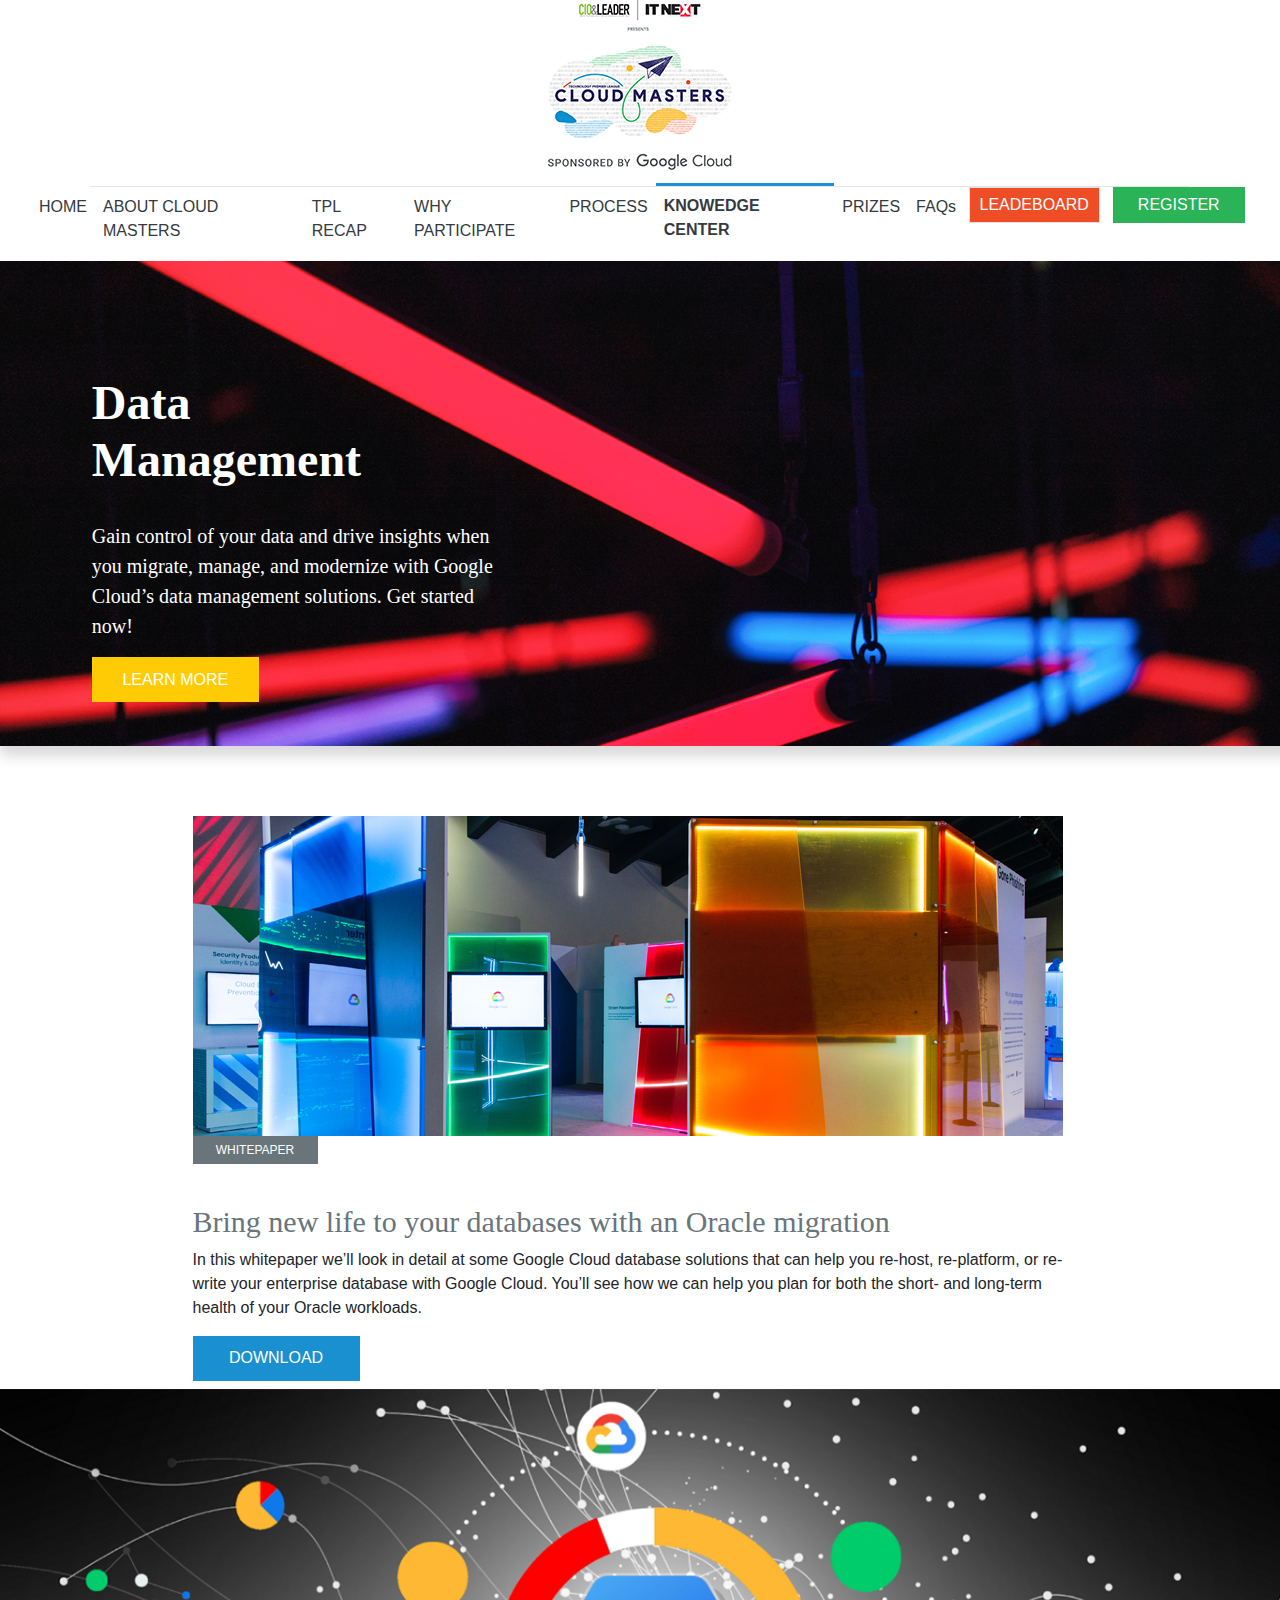
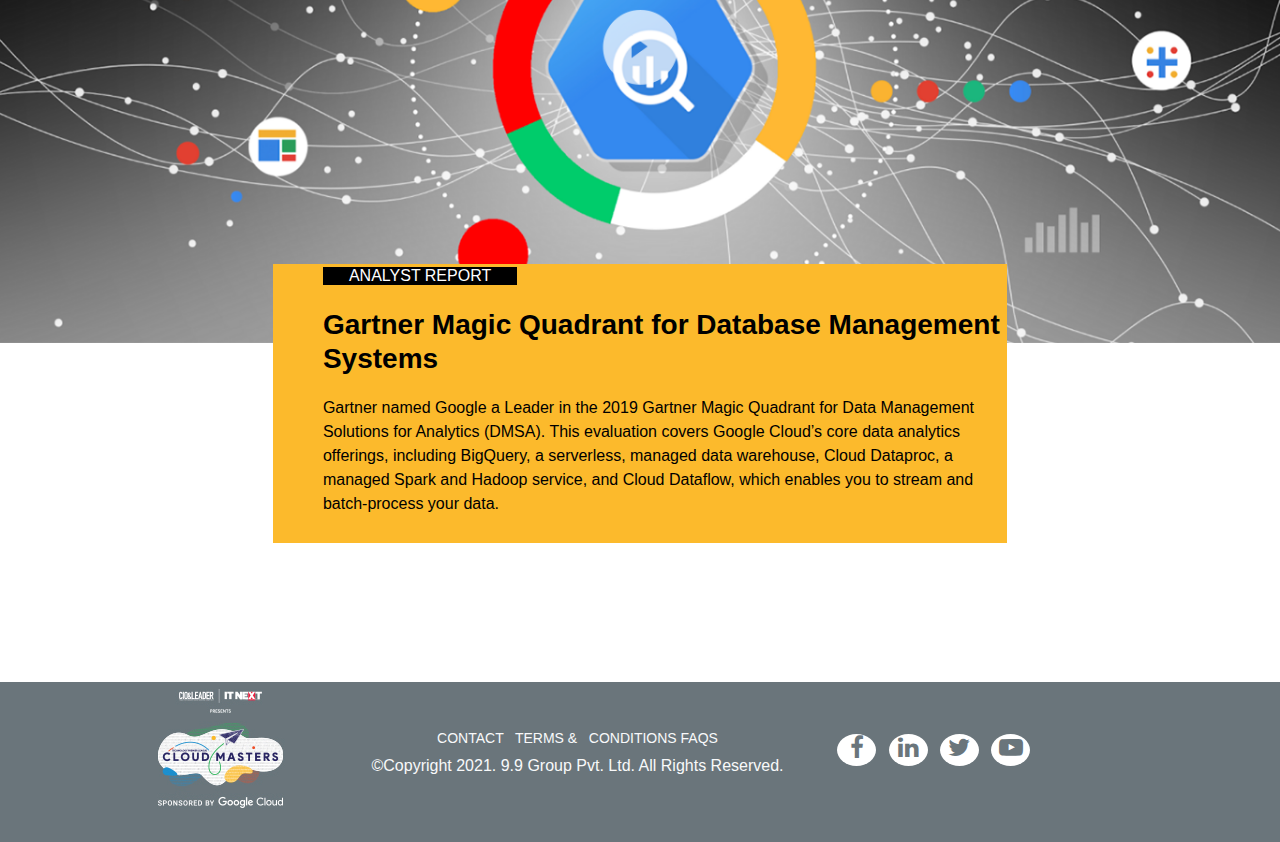
<file: psd -to html-sass-project/index.html>
<!DOCTYPE html>
<html>
<head>
 	<meta name="viewport" content="width=device-width, initial-scale=1.0">
	<link rel="stylesheet" href="scss/main.css"/>
	<link rel="stylesheet" href="scss/bootstrap.min.css"/>
	<link rel="stylesheet" href="https://cdnjs.cloudflare.com/ajax/libs/font-awesome/4.7.0/css/font-awesome.min.css">
	<title>CLOUD MASTERS_Knowledge Center_Data Management</title>
</head>
<body>
	<!---logo start---->
	<div class="container">
		<div class="row justify-content-center">
	   <a href="#">
			<img src="images/logo.png"></a>
		</div>	
	   </div>
	   
	   <hr width="86%" class="mx-auto">
   
   <!----end logo---->
   <!----start navbar---->
<div class="container-fluid">
	<div class="row">
   <nav class="navbar navbar-expand-lg navbar-light menubar mx-auto">
	 <div class="container-fluid">
	   <button class="navbar-toggler" type="button" data-bs-toggle="collapse" data-bs-target="#navbarNavDropdown" aria-controls="navbarNavDropdown" aria-expanded="false" aria-label="Toggle navigation">
		 <span class="navbar-toggler-icon"></span>
	   </button>
	   <div class="collapse navbar-collapse" id="navbarNavDropdown">
		 <ul class="navbar-nav">
		   <li class="nav-item">
			 <a class="nav-link text-dark " aria-current="page" href="javascript:void(0)">HOME</a>
		   </li>
		   <li class="nav-item">
			 <a class="nav-link text-dark " href="javascript:void(0)">ABOUT CLOUD MASTERS</a>
		   </li>
		   <li class="nav-item">
			 <a class="nav-link text-dark" href="javascript:void(0)">TPL RECAP</a>
		   </li>
			<li class="nav-item">
			 <a class="nav-link text-dark" href="javascript:void(0)">WHY PARTICIPATE</a>
		   </li>
			<li class="nav-item">
			 <a class="nav-link text-dark" href="javascript:void(0)">PROCESS</a>
		   </li>
			<li class="nav-item active" id="border">
			 <a class="nav-link text-dark" href="javascript:void(0)">KNOWEDGE CENTER</a>
			 <span id="border"></span>
		   </li>
		   
			<li class="nav-item">
			 <a class="nav-link text-dark" href="javascript:void(0)">PRIZES</a>
		   </li>
			<li class="nav-item">
			 <a class="nav-link text-dark" href="javascript:void(0)">FAQs</a>
		   </li>&nbsp;
		 <button type="button" class="border">LEADEBOARD</button> &nbsp;  &nbsp;
		 <button type="button" class="border2">REGISTER</button>&nbsp;
		 </ul>
	   </div>
	 </div>
   </nav>
   </div>
   </div>
   <!----end navbar---->
   <!---start slider---->
<div class="container-fluid banner">
	<div class="row">
	 <div class="col-md-7 slider">
		<h1>Data<br>Management</h1><br>
		<p>Gain control of your data and drive insights when <br>you migrate, manage, and modernize with Google <br>Cloud’s data management solutions. Get started <br>now!
		</p>
	  <button type="button" class="border3">LEARN MORE</button>
	  </div>
		
	</div>	
	   </div>
   <!---end slider----->
   <!---start Analyst Report---->
<div class="container video">
    <div class="row mx-auto">
      <div class="col-md-10 mx-auto">
      <img src="images/whitepaper.png" class="img-fluid mt-5">

 <button type="button" id="border4">WHITEPAPER</button>
 <h3 class="">Bring new life to your databases with an Oracle migration</h3> 
 <p class="">In this whitepaper we’ll look in detail at some Google Cloud database solutions that can help you re-host, re-platform, or re-write your enterprise database with Google Cloud. You’ll see how we can help you plan for both the short- and long-term health of your Oracle workloads.</p>
 <button type="button" id="border3">DOWNLOAD</button>
 </div>
</div>
  </div>
<!---end Ananyst Report---->
<!---start video3----->
<div class="container-fluid pt-2">
	<div class="row">
	  <div class="col-md-12 p-0">
	   <img src="images/Analyst Report.png" class="img-fluid">
	   </div>
	   <div class="row">
		<div class="col-md-7 mx-auto">
	  <div class="box2" class="img-fluid" class="box-2">
		<a href="#" class="border6" class="bg-light">ANALYST REPORT</a>
		<h3>Gartner Magic Quadrant for Database Management Systems</h3>
		<p>Gartner named Google a Leader in the 2019 Gartner Magic Quadrant for Data Management Solutions for Analytics (DMSA). This evaluation covers Google Cloud’s core data analytics offerings, including BigQuery, a serverless, managed data warehouse, Cloud Dataproc, a managed Spark and Hadoop service, and Cloud Dataflow, which enables you to stream and batch-process your data.</p>
		</div>
	  </div>
		</div> 
	 </div>
	  </div>
  <!---end video3------>
  <!--start footer--->  
<footer class="footer">
	<div class="container">
	  <div class="row">
       <div class="col-md-10">
		 <div class="row">
            <div class="col-md-3 text-center">
				<img src="images/footer-logo.png">
		  </div>
		  <div class="col-md-6 my-5">
			<div class="footer-text">
			  <h5 class="text-center text-light">
		   CONTACT &nbsp;  TERMS & &nbsp;  CONDITIONS&nbsp;FAQS
		 </h5>
			</div>      
		 <div class="footer-text2">
		   <p class="text-center text-light">
			©Copyright 2021.  9.9 Group Pvt. Ltd.
		   All Rights Reserved. </p>
		 </div>
		 </div>
		 <div class="col-md-3 my-5 text-center">
			<a
		   class="btn btn-link btn-floating btn-lg m-1"
		   href="https://www.facebook.com/"
		   role="button"
		   data-mdb-ripple-color="dark"
		   ><i class="fa fa-facebook-f fa-lg"></i
		 ></a>
		 <!-- Linkedin -->
		 <a
		   class="btn btn-link btn-floating btn-lg m-1"
		   href="https://www.linkedin.com/"
		   role="button"
		   data-mdb-ripple-color="dark"
		   ><i class="fa fa-linkedin fa-lg"></i
		 ></a>
   
		 <!-- Twitter -->
		 <a
		   class="btn btn-link btn-floating btn-lg m-1"
		   href="https://twitter.com/"
		   role="button"
		   data-mdb-ripple-color="dark"
		   ><i class="fa fa-twitter fa-lg"></i
		 ></a>
	   <a
		   class="btn btn-link btn-floating btn-lg m-1"
		   href="https://twitter.com/"
		   role="button"
		   data-mdb-ripple-color="dark"
		   ><i class="fa fa-youtube-play lg fa-lg"></i
		 ></a>
	   </div>   
		 </div>  
	   </div>     
		 
	
	</div>
  </footer>
   <script src="js/jquery-3.5.1.min.js"></script>
   <script src="js/bootstrap.bundle.min.js"></script>
   <script src="js/bootstrap.min.js"></script>
   <script type="text/javascript">
    jQuery(document).ready(function(){ //
    jQuery(".nav-link").click(function(){

   jQuery(".navbar li").each(function(){
        jQuery(this).removeClass("active");
    });

   jQuery(this).parent(".nav-item").addClass("active");
});
  });
</script>
</body>
</html>
</file>
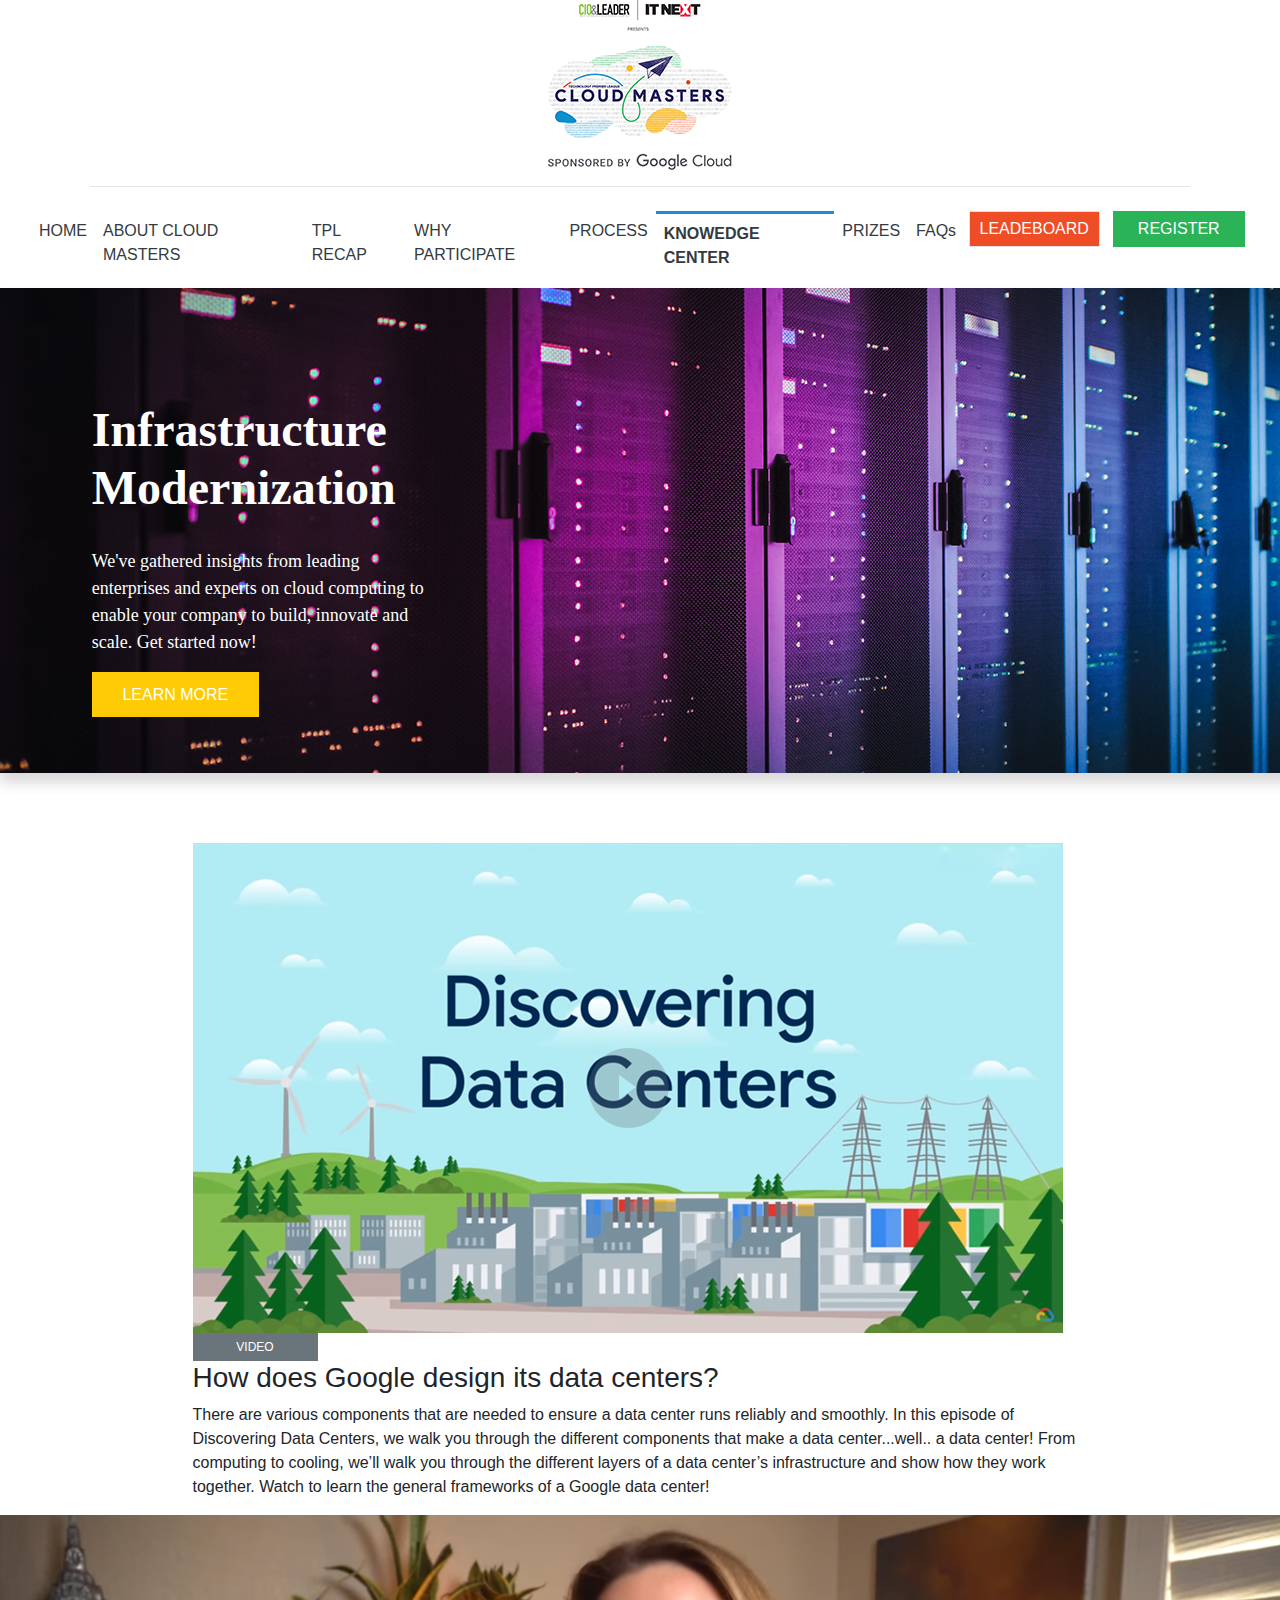
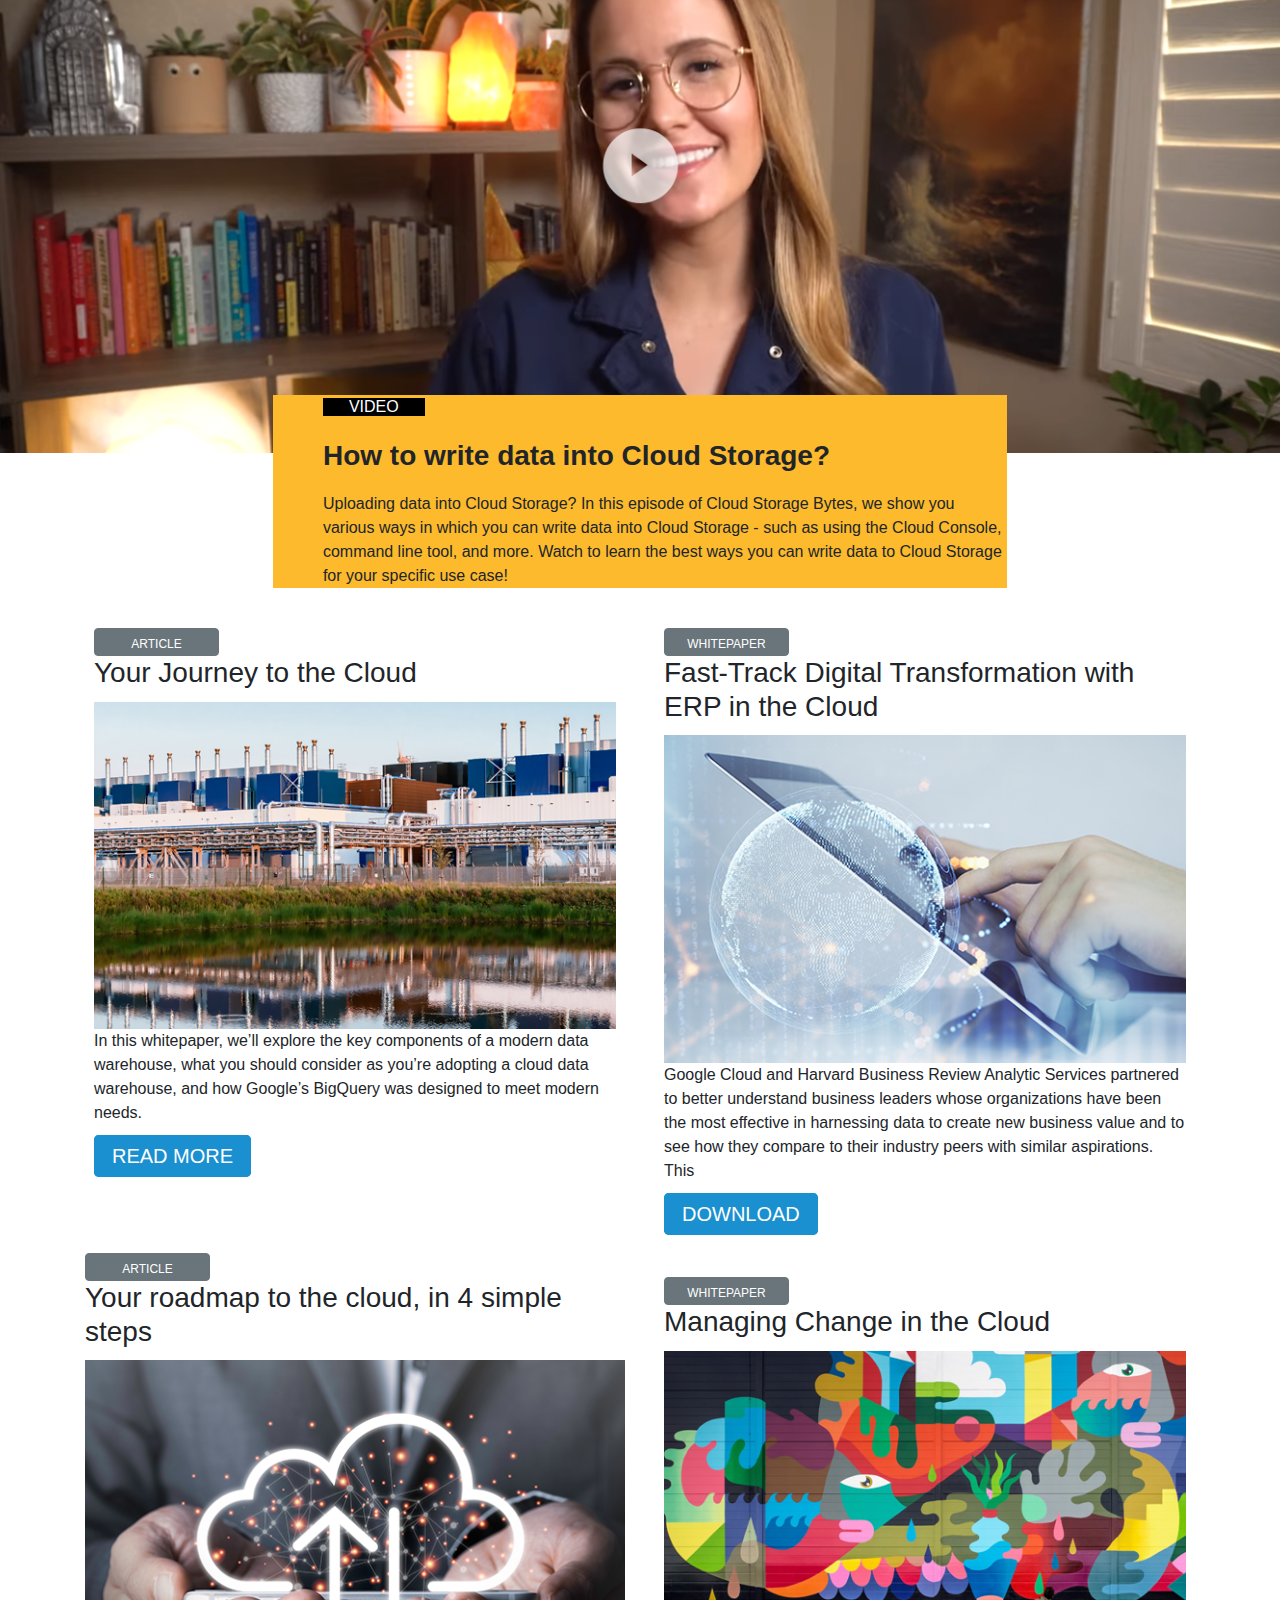
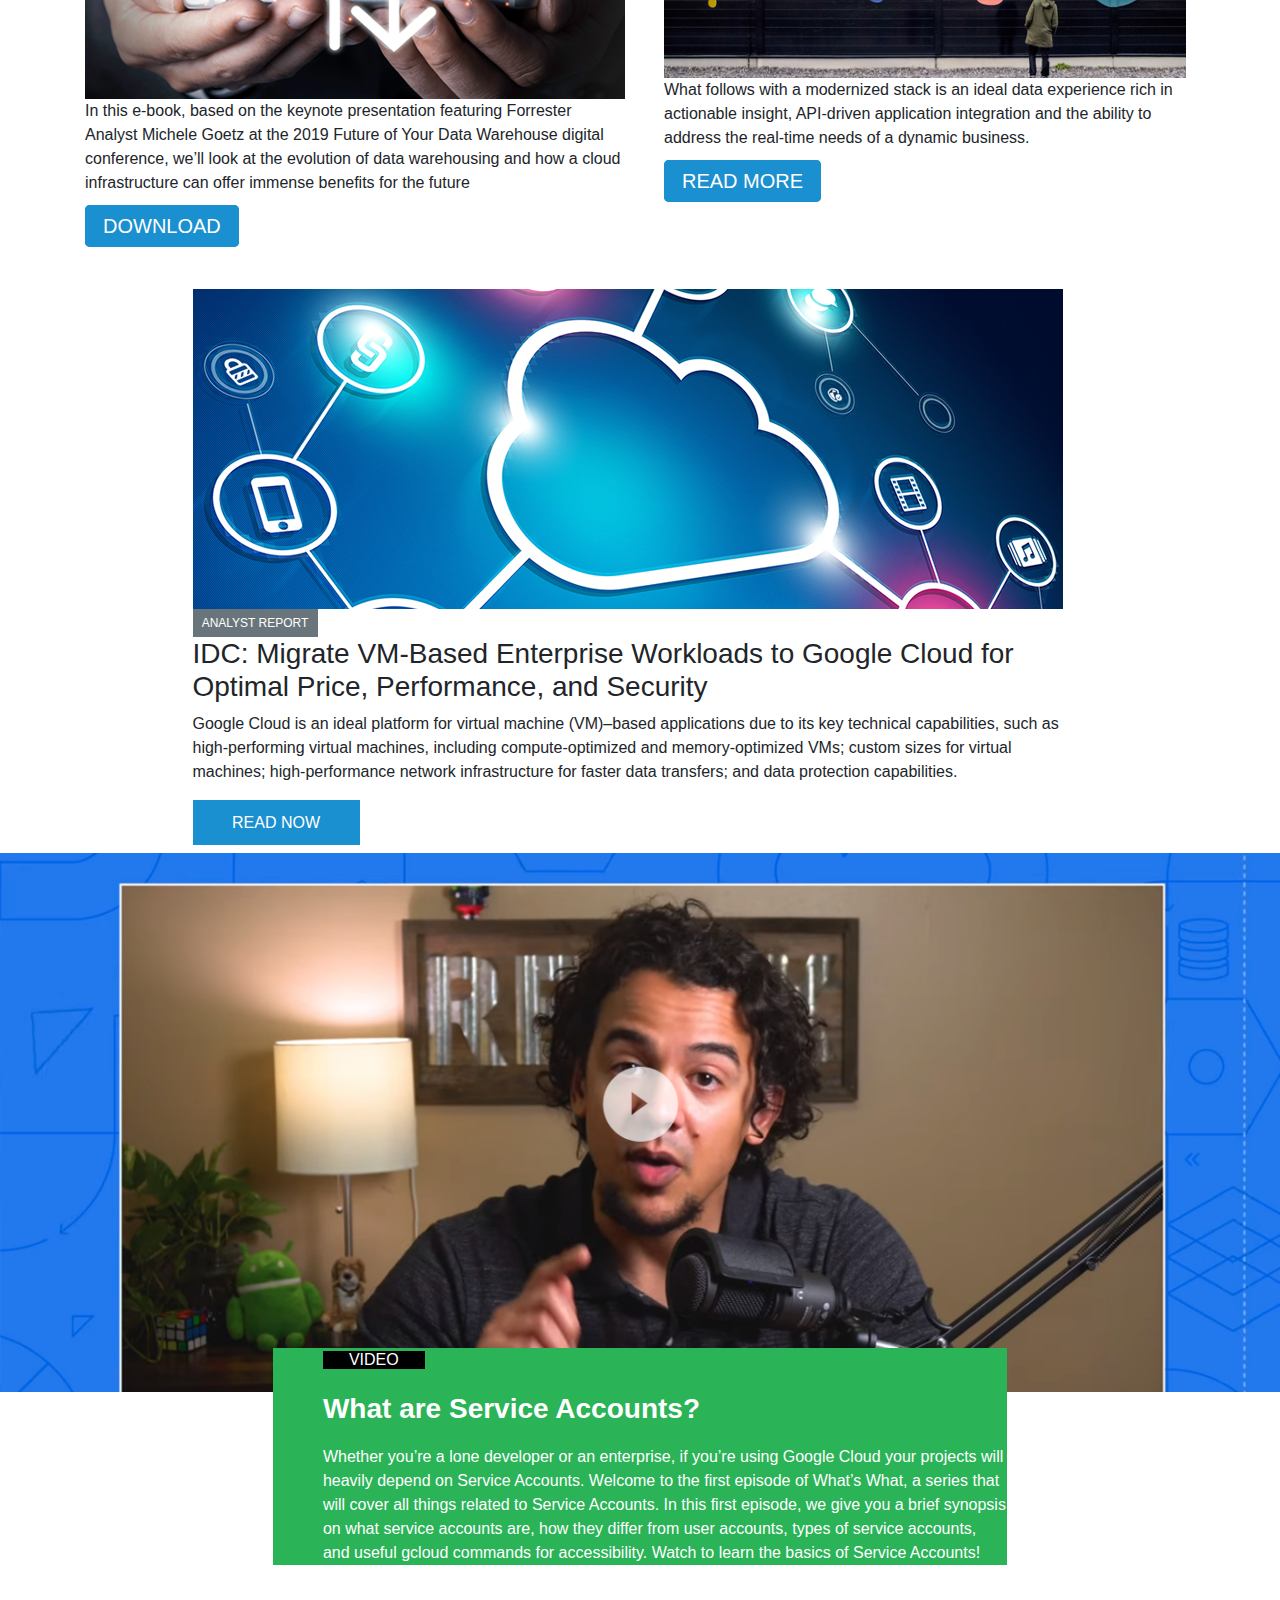
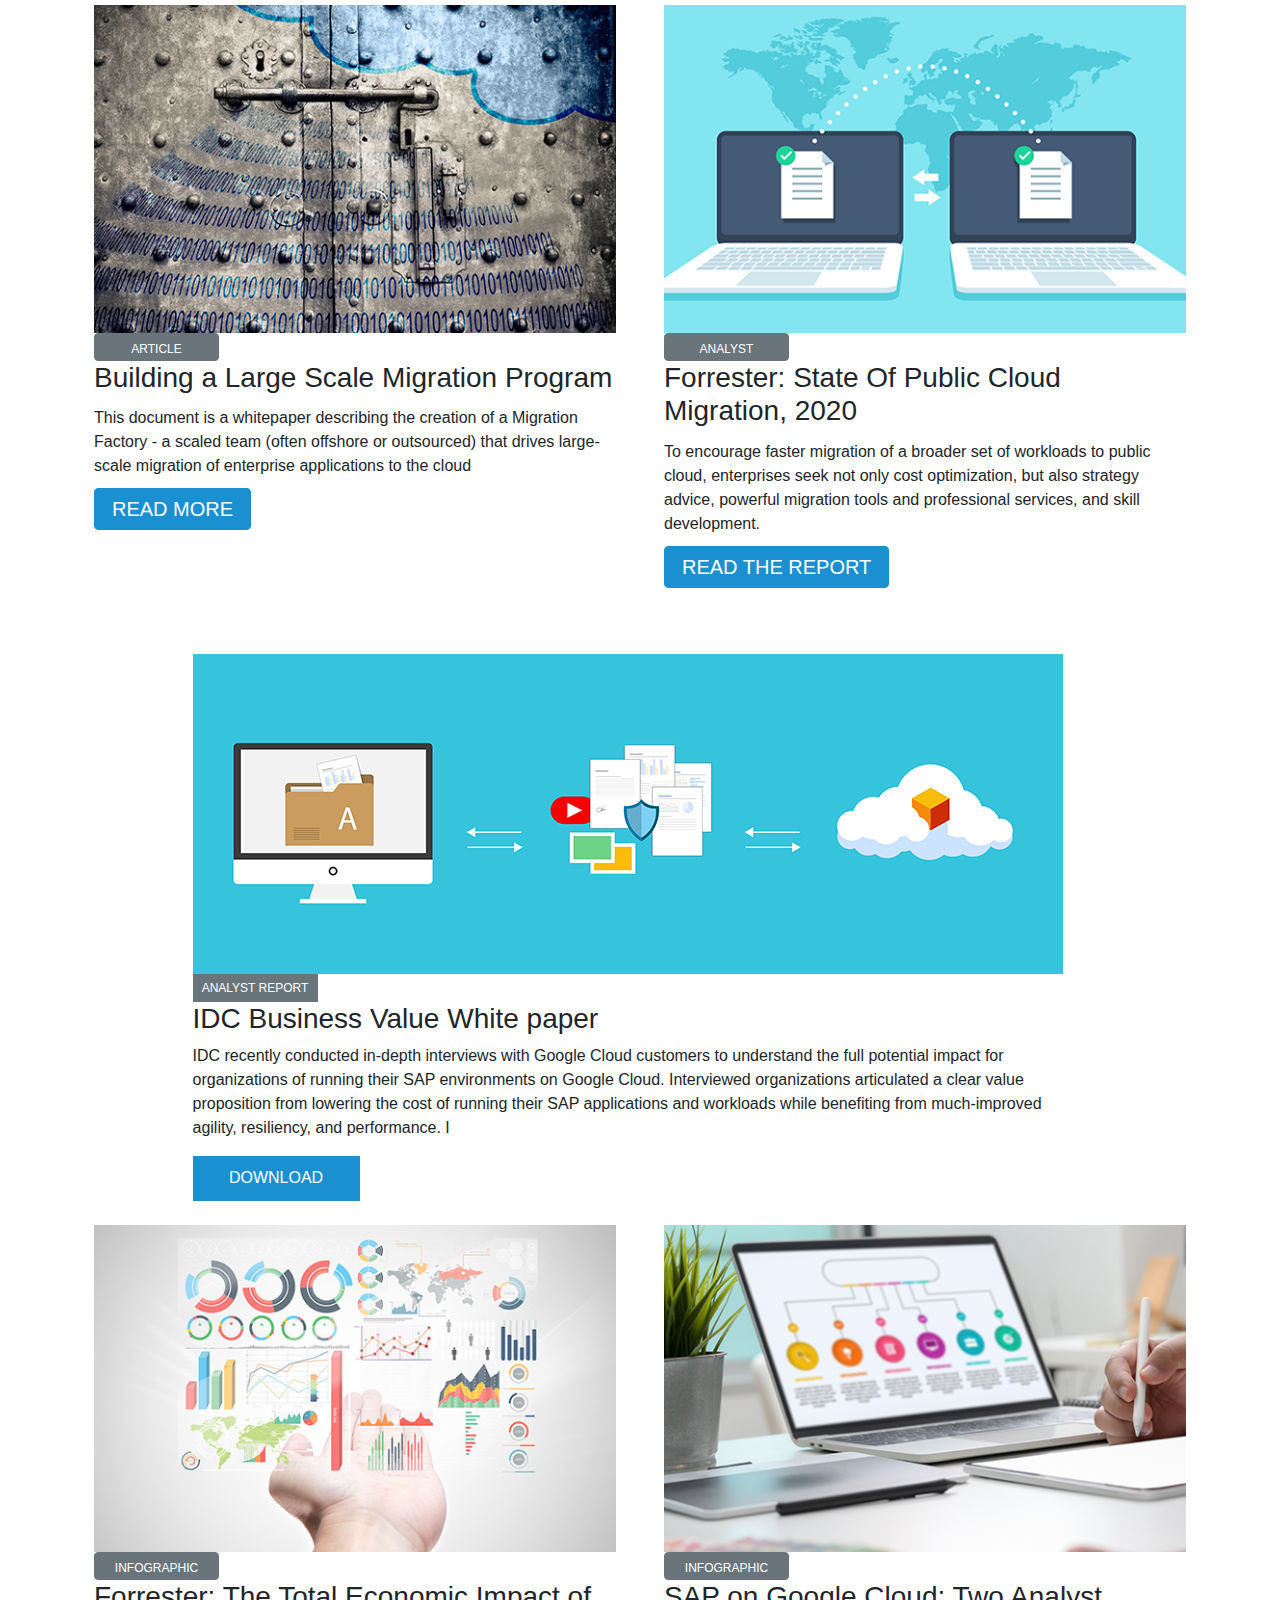
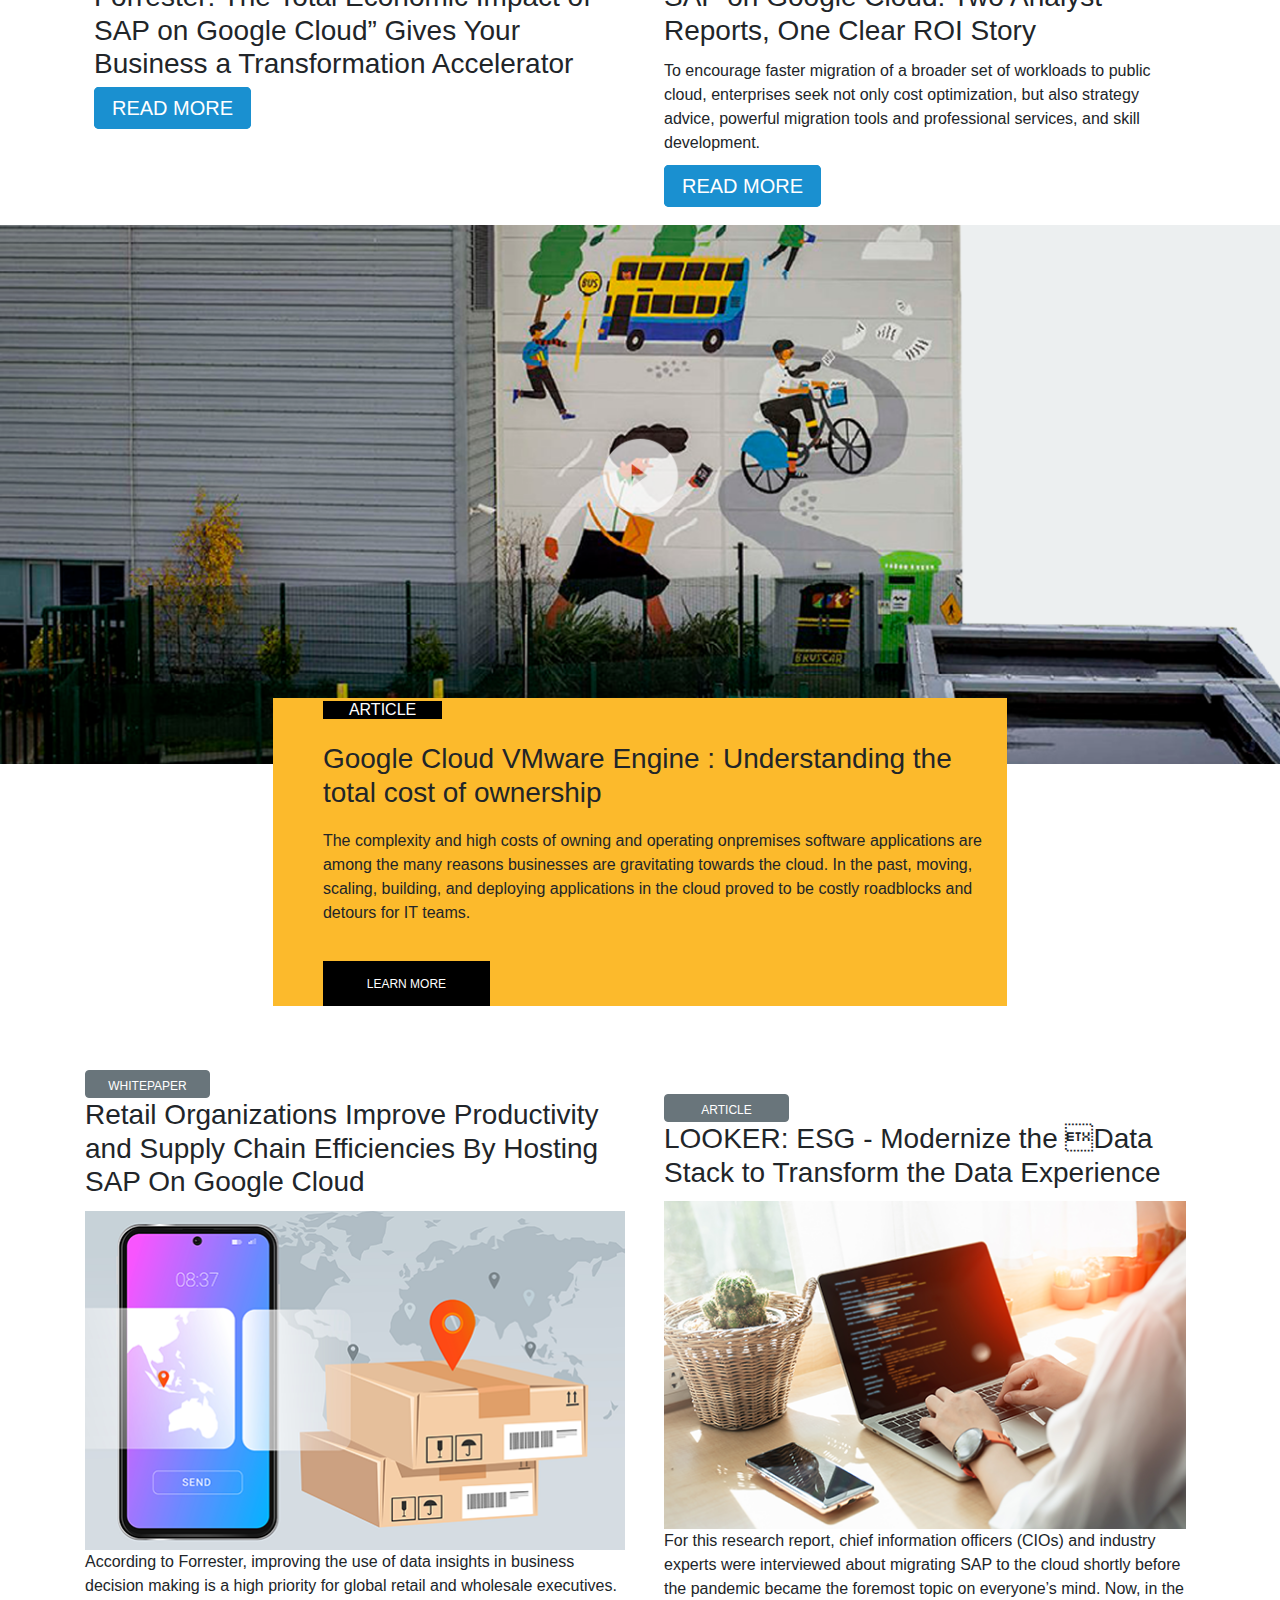
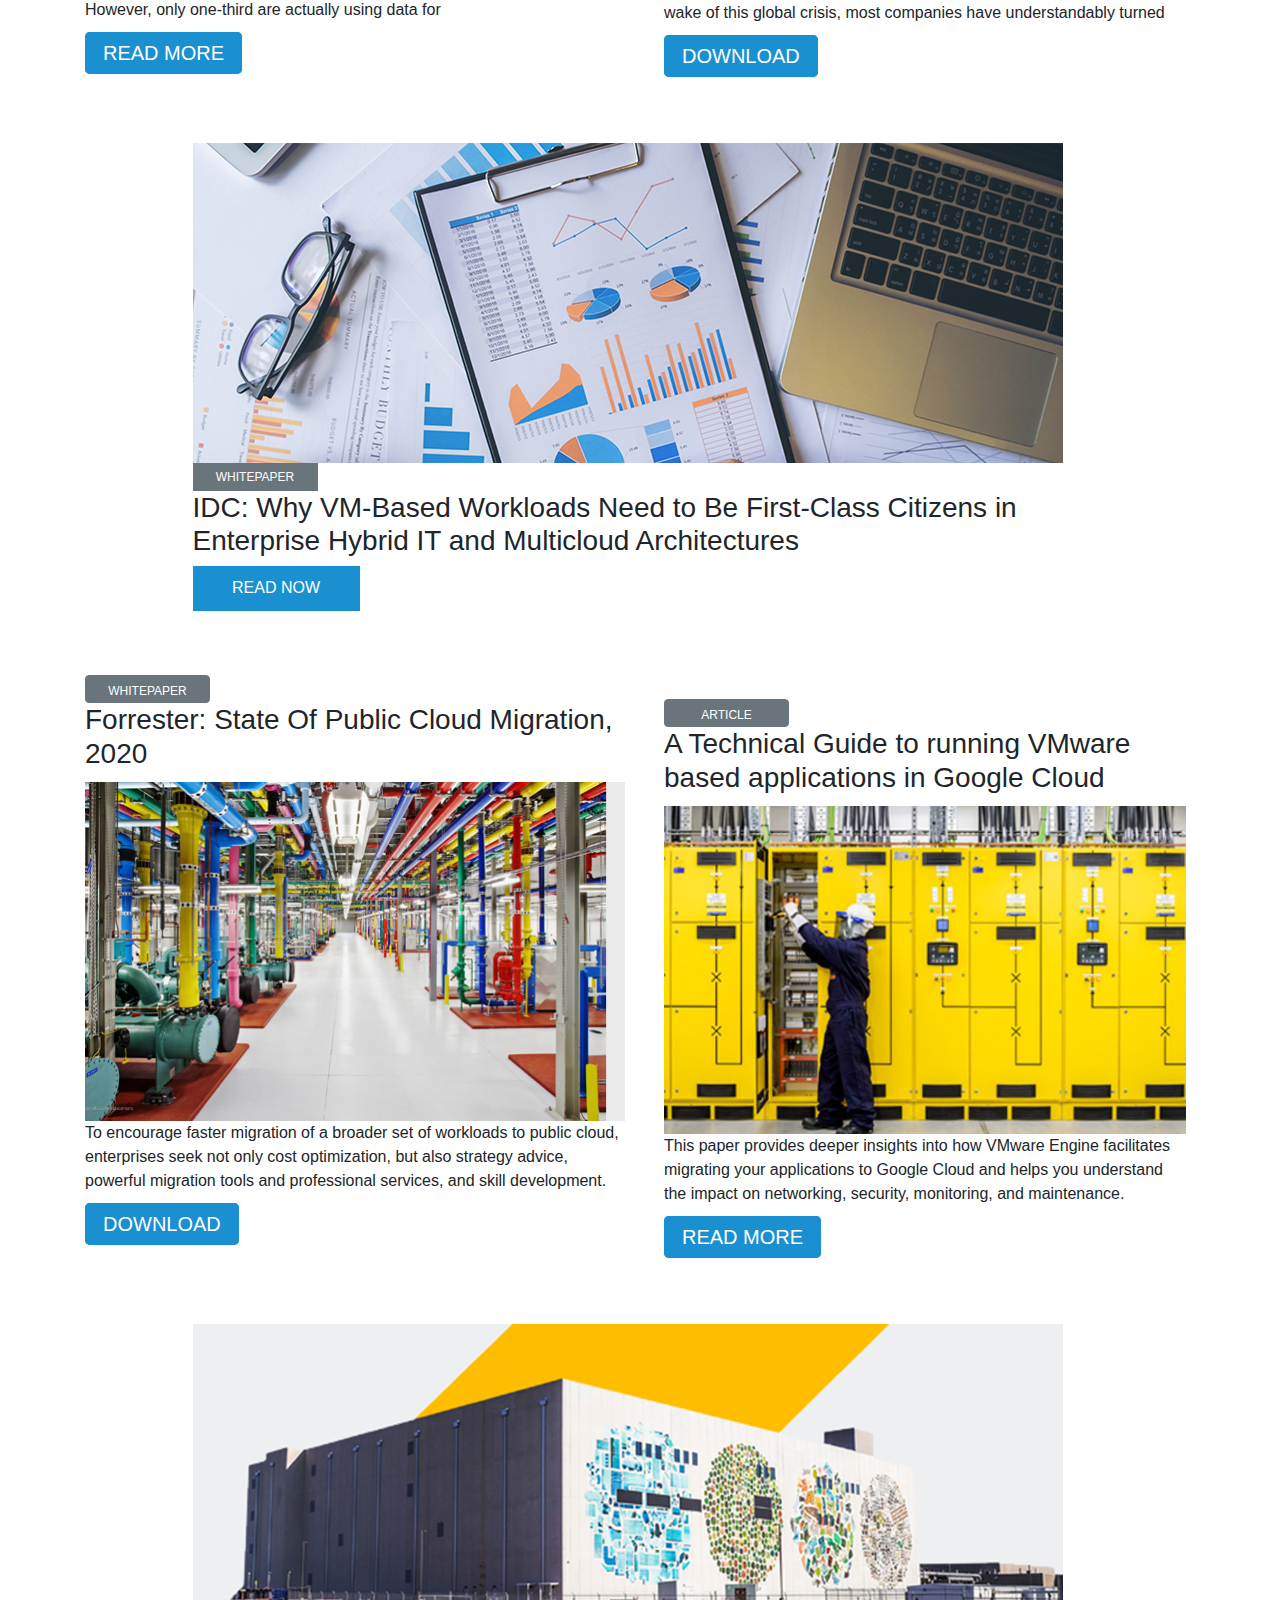
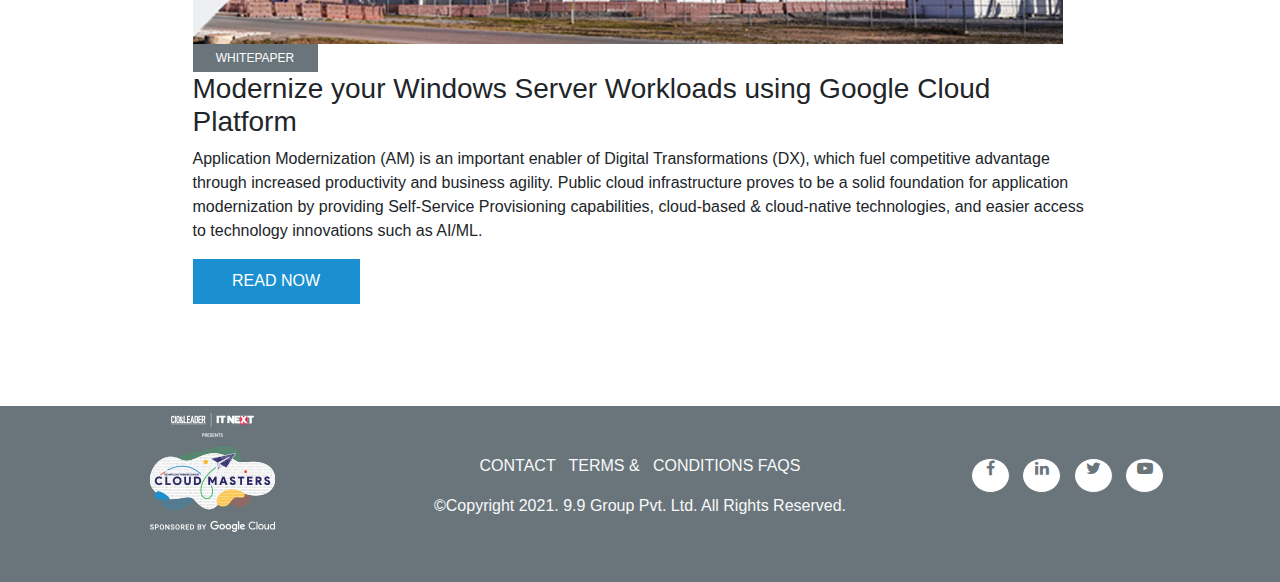
<file: psdtohtml/index.html>
<!DOCTYPE html>
<html>
<head>
	<meta charset="utf-8">
<meta name="viewport" content="width=device-width, initial-scale=1">
<link rel="stylesheet" type="text/css" href="css/style.css">
<link rel="stylesheet" type="text/css" href="css/bootstrap.min.css">
<link rel="stylesheet" href="https://cdnjs.cloudflare.com/ajax/libs/font-awesome/4.7.0/css/font-awesome.min.css">
	<title>Cloud-master2 PSD TO HTML</title>
</head>
<body>
<!---logo start---->
		<div class="container">
	 <div class="row justify-content-center">
    <a href="#">
	 	<img src="images/logo.png"></a>
	 </div>	
	</div>
    <hr width="86%"/ class="mx-auto">
<!----end logo---->
<!----start navbar---->
<div class="container-fluid">
 <div class="row">
<nav class="navbar navbar-expand-lg navbar-light menubar">
  <div class="container-fluid">
    <button class="navbar-toggler" type="button" data-bs-toggle="collapse" data-bs-target="#navbarNavDropdown" aria-controls="navbarNavDropdown" aria-expanded="false" aria-label="Toggle navigation">
      <span class="navbar-toggler-icon"></span>
    </button>
    <div class="collapse navbar-collapse" id="navbarNavDropdown">
      <ul class="navbar-nav">
        <li class="nav-item">
          <a class="nav-link text-dark " aria-current="page" href="javascript:void(0)">HOME</a>
        </li>
        <li class="nav-item">
          <a class="nav-link text-dark " href="javascript:void(0)">ABOUT CLOUD MASTERS</a>
        </li>
        <li class="nav-item">
          <a class="nav-link text-dark" href="javascript:void(0)">TPL RECAP</a>
        </li>
         <li class="nav-item">
          <a class="nav-link text-dark" href="javascript:void(0)">WHY PARTICIPATE</a>
        </li>
         <li class="nav-item">
          <a class="nav-link text-dark" href="javascript:void(0)">PROCESS</a>
        </li>
         <li class="nav-item active">
          <a class="nav-link text-dark" href="javascript:void(0)">KNOWEDGE CENTER</a>
        </li>
         <li class="nav-item">
          <a class="nav-link text-dark" href="javascript:void(0)">PRIZES</a>
        </li>
         <li class="nav-item">
          <a class="nav-link text-dark" href="javascript:void(0)">FAQs</a>
        </li>&nbsp;
      <button type="button" class="border">LEADEBOARD</button> &nbsp;  &nbsp;
      <button type="button" class="border2">REGISTER</button>&nbsp;
      </ul>
    </div>
  </div>
</nav>
</div>
</div>
<!----end navbar---->
<!---start slider---->
<div class="container-fluid banner">
 <div class="row">
  <div class="col-md-7 slider">
 	<h1>Infrastructure<br> Modernization</h1><br>
 	<p>We've gathered insights from leading <br>enterprises and experts on cloud computing to<br> enable your company to build, innovate and<br> scale. Get started now!
 	</p>
   <button type="button" class="border3">LEARN MORE</button>
   </div>
 	
 </div>	
	</div>
<!---end slider----->
<!---start video--->
  <div class="container" class="video">
    <div class="row mx-auto">
      <div class="col-md-10 mx-auto">
      <img src="images/video.png" class="img-fluid mt-5">

 <button type="button" id="border4">VIDEO</button>
 
 <h3 class="">How does Google design its data centers?</h3> 
 <p class="">There are various components that are needed to ensure a data center runs reliably and smoothly. In this episode of Discovering Data Centers, we walk you through the different components that make a data center...well.. a data center! From computing to cooling, we’ll walk you through the different layers of a data center’s infrastructure and show how they work together. Watch to learn the general frameworks of a Google data center!</p>
 </div>
</div>
  </div>
  <!--end video--->
    <!--start video2--->
<div class="container-fluid">
  <div class="row">
    <div class="col-md-12 px-0">
     <img src="images/video-2.png" class="img-fluid">
     </div>
     <div class="row">
      <div class="col-lg-7 mx-auto">
    <div class="box mx-auto" class="img-fluid">
      <a href="#" class="border6">VIDEO</a>
      <h3>How to write data into Cloud Storage?
      </h3>
      <p>Uploading data into Cloud Storage? In this episode of Cloud Storage Bytes, we show you various ways in which you can write data into Cloud Storage  - such as using the Cloud Console, command line tool, and more. Watch to learn the best ways you can write data to Cloud Storage for your specific use case!</p>
      </div>
    </div>
      </div> 
    
     
    
   </div>
    </div>
<!--end video2---> 
<!---start Article--->
<div class="container">
  <div class="row">
    <div class="col-md-6 p-4">
       <a href="#" class="btn">ARTICLE</a>
       <h3 class="card-title">Your Journey to the Cloud</h3>
  <img src="images/article.png" class="img-fluid" alt="...">   
    <p class="card-text">In this whitepaper, we’ll explore the key components of a modern data warehouse, what you should consider as you’re adopting a cloud data warehouse, and how Google’s BigQuery was designed to meet modern needs.</p>
    <a href="#" id="btn" class="btn-lg">READ MORE</a>


    
  </div>
  <div class="col-md-6 p-4">
       <a href="#" class="btn">WHITEPAPER</a>
       <h3 class="card-title">Fast-Track Digital Transformation with ERP in the Cloud</h3>
  <img src="images/article2.png" class="img-fluid" alt="...">   
    <p class="card-text">Google Cloud and Harvard Business Review Analytic Services partnered to better understand business leaders whose organizations have been the most effective in harnessing data to create new business value and to see how they compare to their industry peers with similar aspirations. This </p>
    <a href="#" id="btn" class="btn-lg">DOWNLOAD</a>


    
  </div>
   <div class="col-md-6">
       <a href="#" class="btn">ARTICLE</a>
       <h3 class="card-title">Your roadmap to the cloud, in 4 simple steps </h3>
  <img src="images/article3.png" class="img-fluid" alt="...">   
    <p class="card-text">In this e-book, based on the keynote presentation featuring Forrester Analyst Michele Goetz at the 2019 Future of Your Data Warehouse digital conference, we’ll look at the evolution of data warehousing and how a cloud infrastructure can offer immense benefits for the future  </p>
    <a href="#" id="btn" class="btn-lg">DOWNLOAD</a>
  </div> <div class="col-md-6 p-4">
       <a href="#" class="btn">WHITEPAPER</a>
       <h3 class="card-title">Managing Change in the Cloud</h3>
  <img src="images/article4.png" class="img-fluid" alt="...">   
    <p class="card-text">What follows with a modernized stack is an ideal data experience rich in actionable insight, API-driven application integration and the ability to address the real-time needs of a dynamic business.</p>
    <a href="#" id="btn" class="btn-lg" class="mt-4">READ MORE</a>


    
  </div>
 </div> 
 </div> 
<!---end Article----> 
<!---start Analyst Report---->
<div class="container" class="video">
    <div class="row mx-auto">
      <div class="col-md-10 mx-auto">
      <img src="images/AnalystReport.png" class="img-fluid mt-5">

 <button type="button" id="border4">ANALYST REPORT</button>
 
 <h3 class="">IDC: Migrate VM-Based Enterprise Workloads to Google Cloud for Optimal Price, Performance, and Security</h3> 
 <p class="">Google Cloud is an ideal platform for virtual machine (VM)–based applications due to its key technical capabilities, such as high-performing virtual machines, including compute-optimized and memory-optimized VMs; custom sizes for virtual machines; high-performance network infrastructure for faster data transfers; and data protection capabilities.</p>
 <button type="button" id="border3">READ NOW</button>
 </div>
</div>
  </div>
<!---end Ananyst Report---->
<!---start video3----->
<div class="container-fluid pt-2">
  <div class="row">
    <div class="col-md-12 p-0">
     <img src="images/video3.png" class="img-fluid">
     </div>
     <div class="row">
      <div class="col-lg-7 mx-auto">
    <div class="box2 mx-auto" class="img-fluid">
      <a href="#" class="border6" class="bg-light">VIDEO</a>
      <h3>What are Service Accounts?
      </h3>
      <p>Whether you’re a lone developer or an enterprise, if you’re using Google Cloud your projects will heavily depend on Service Accounts. Welcome to the first episode of What’s What, a series that will cover all things related to Service Accounts. In this first episode, we give you a brief synopsis on what service accounts are, how they differ from user accounts, types of service accounts, and useful gcloud commands for accessibility. Watch to learn the basics of Service Accounts!</p>
      </div>
    </div>
      </div> 
    
     
    
   </div>
    </div>
<!---end video3------>
<!---start Article3--->
<div class="container">
  <div class="row">
    <div class="col-md-6 p-4">    
  <img src="images/Article5.png" class="img-fluid" alt="..."> 
  <a href="#" class="btn">ARTICLE</a> 
   <h3 class="card-title">Building a Large Scale Migration Program</h3> 
    <p class="card-text">This document is a whitepaper describing the creation of a Migration Factory - a scaled team (often offshore or outsourced) that drives large-scale migration of enterprise applications to the cloud</p>
    <a href="#" id="btn" class="btn-lg">READ MORE</a>


    
  </div>
  <div class="col-md-6 p-4">     
  <img src="images/Article6.png" class="img-fluid" alt="..."> 
  <a href="#" class="btn">ANALYST REPORT</a> 
  <h3 class="card-title">Forrester: State Of Public Cloud Migration, 2020</h3> 
    <p class="card-text">To encourage faster migration of a broader set of workloads to public cloud, enterprises seek not only cost optimization, but also strategy advice, powerful migration tools and professional services, and skill development.</p>
    <a href="#" id="btn" class="btn-lg">READ THE REPORT</a>


    
  </div>
    
 </div> 
 </div> 
<!---end Article3---->
<!---start Whitepaper---->
<div class="container" class="video">
    <div class="row mx-auto">
      <div class="col-md-10 mx-auto">
      <img src="images/Whitepaper.png" class="img-fluid mt-5">

 <button type="button" id="border4">ANALYST REPORT</button>
 
 <h3 class="">IDC Business Value White paper</h3> 
 <p class="">IDC recently conducted in-depth interviews with Google Cloud customers to understand the full potential impact for organizations of running their SAP environments on Google Cloud. Interviewed organizations articulated a clear value proposition from lowering the cost of running their SAP applications and workloads while benefiting from much-improved agility, resiliency, and performance. I</p>
 <button type="button" id="border3">DOWNLOAD</button>
 </div>
</div>
  </div>
<!---end Whitepaper---->
<!---start Infographic--->
<div class="container">
  <div class="row">
    <div class="col-md-6 p-4">    
  <img src="images/Infographic.png" class="img-fluid" alt="..."> 
  <a href="#" class="btn">INFOGRAPHIC</a> 
   <h3 class="card-title">Forrester: The Total Economic Impact of SAP on Google Cloud” Gives Your Business a Transformation Accelerator</h3> 
    
    <a href="#" id="btn" class="btn-lg">READ MORE</a>


    
  </div>
  <div class="col-md-6 p-4">     
  <img src="images/Infographic2.png" class="img-fluid" alt="..."> 
  <a href="#" class="btn">INFOGRAPHIC</a> 
  <h3 class="card-title">SAP on Google Cloud: Two Analyst Reports, One Clear ROI Story</h3> 
    <p class="card-text">To encourage faster migration of a broader set of workloads to public cloud, enterprises seek not only cost optimization, but also strategy advice, powerful migration tools and professional services, and skill development.</p>
    <a href="#" id="btn" class="btn-lg">READ MORE</a>


    
  </div>
    
 </div> 
 </div> 
<!---end Infographic---->
 <!--start Article4--->
<div class="container-fluid">
  <div class="row">
    <div class="col-md-12 px-0">
     <img src="images/Article7.png" class="img-fluid">
     </div>
     <div class="row">
      <div class="col-lg-7 mx-auto">
    <div class="box3 mx-auto" class="img-fluid">
      <a href="#" class="border6">ARTICLE</a>
      <h3>Google Cloud VMware Engine : Understanding the total cost of ownership
      </h3>
      <p>The complexity and high costs of owning and operating onpremises software applications are among the many reasons businesses are gravitating towards the cloud. In the past, moving, scaling, building, and deploying applications in the cloud proved to be costly roadblocks and detours for IT teams.  </p>
     <button type="button" class="border5">LEARN MORE</button>
      </div>
    </div>
      </div> 
    
     
    
   </div>
    </div>
<!--end Article4---> 
<!---start Whitepaper5---->
<div class="container" id="Whitepaper3">
  <div class="row">
   <div class="col-md-6">
       <a href="#" class="btn">WHITEPAPER</a>
       <h3 class="card-title">Retail Organizations Improve Productivity and Supply Chain Efficiencies By Hosting SAP On Google Cloud</h3>
  <img src="images/Whitepaper5.png" class="img-fluid" alt="...">   
    <p class="card-text">According to Forrester, improving the use of data insights in business decision making is a high priority for global retail and wholesale executives. However, only one-third are actually using data for</p>
    <a href="#" id="btn" class="btn-lg">READ MORE</a>


    
  </div> <div class="col-md-6 p-4">
       <a href="#" class="btn">ARTICLE</a>
       <h3 class="card-title">LOOKER: ESG - Modernize the Data Stack to Transform the Data Experience</h3>
  <img src="images/Whitepaper6.png" class="img-fluid" alt="...">   
    <p class="card-text">For this research report, chief information officers (CIOs) and industry experts were interviewed about migrating SAP to the cloud shortly before the pandemic became the foremost topic on everyone’s mind. Now, in the wake of this global crisis, most companies have understandably turned </p>
    <a href="#" id="btn" class="btn-lg" class="mt-4">DOWNLOAD</a>


    
  </div>
 </div> 
 </div>
 <!----end whitepaper5--->
<!---start Whitepaper2---->
<div class="container" class="video">
    <div class="row mx-auto">
      <div class="col-md-10 mx-auto">
      <img src="images/Whitepaper4.png" class="img-fluid mt-5">

 <button type="button" id="border4">WHITEPAPER</button>
 
 <h3 class="">IDC: Why VM-Based Workloads Need to Be First-Class Citizens in Enterprise Hybrid IT and Multicloud Architectures</h3> 
 <button type="button" id="border3">READ NOW</button>
 </div>
</div>
  </div>
<!---end Whitepaper2---->
<!---start Whitepaper3---->
<div class="container" id="Whitepaper3">
  <div class="row">
   <div class="col-md-6">
       <a href="#" class="btn">WHITEPAPER</a>
       <h3 class="card-title">Forrester: State Of Public Cloud Migration, 2020</h3>
  <img src="images/Whitepaper3.png" class="img-fluid" alt="...">   
    <p class="card-text">To encourage faster migration of a broader set of workloads to public cloud, enterprises seek not only cost optimization, but also strategy advice, powerful migration tools and professional services, and skill development.</p>
    <a href="#" id="btn" class="btn-lg">DOWNLOAD</a>


    
  </div> <div class="col-md-6 p-4">
       <a href="#" class="btn">ARTICLE</a>
       <h3 class="card-title">A Technical Guide to running VMware based applications in Google Cloud </h3>
  <img src="images/Article8.png" class="img-fluid" alt="...">   
    <p class="card-text">This paper provides deeper insights into how VMware Engine facilitates migrating your applications to Google Cloud and helps you understand the impact on networking, security, monitoring, and maintenance. </p>
    <a href="#" id="btn" class="btn-lg" class="mt-4">READ MORE</a>


    
  </div>
 </div> 
 </div>
 <!----end whitepaper3--->
<!---start Whitepaper4---->
<div class="container" class="video">
    <div class="row mx-auto">
      <div class="col-md-10 mx-auto">
      <img src="images/Whitepaper2.png" class="img-fluid mt-5">

 <button type="button" id="border4">WHITEPAPER</button>
 
 <h3 class="">Modernize your Windows Server Workloads using 
Google Cloud Platform</h3> 
 <p class="">Application Modernization (AM) is an important enabler of Digital Transformations (DX), which fuel competitive advantage through increased productivity and business agility. Public cloud infrastructure proves to be a solid foundation for application modernization by providing Self-Service Provisioning capabilities, cloud-based & cloud-native technologies, and easier access to technology innovations such as AI/ML.</p>
 <button type="button" id="border3">READ NOW</button>
 </div>
</div>
  </div>
<!---end Whitepaper4---->
<!--start footer--->  
<footer class="footer">
  <div class="container">
    <div class="row">
        <div class="col-md-3 text-center">
          <img src="images/footer-logo.png">    
    </div>

      <div class="col-md-6 my-5">
       <div class="footer-text">
         <p class="text-center text-light">
      CONTACT &nbsp;  TERMS & &nbsp;  CONDITIONS&nbsp;FAQS
    </p>
       </div>      
    <div class="footer-text2">
      <p class="text-center text-light">
       ©Copyright 2021.  9.9 Group Pvt. Ltd.
      
      All Rights Reserved. </p>
    </div>
    </div>
     <div class="col-md-3 my-5 text-center"> 
         <a
        class="btn btn-link btn-floating btn-lg m-1"
        href="https://www.facebook.com/"
        role="button"
        data-mdb-ripple-color="dark"
        ><i class="fa fa-facebook-f fa-lg"></i
      ></a>
      <!-- Linkedin -->
      <a
        class="btn btn-link btn-floating btn-lg m-1"
        href="https://www.linkedin.com/"
        role="button"
        data-mdb-ripple-color="dark"
        ><i class="fa fa-linkedin fa-lg"></i
      ></a>
      <!-- Twitter -->
      <a
        class="btn btn-link btn-floating btn-lg m-1"
        href="https://twitter.com/"
        role="button"
        data-mdb-ripple-color="dark"
        ><i class="fa fa-twitter fa-lg"></i
      ></a>
    <a
        class="btn btn-link btn-floating btn-lg m-1"
        href="https://twitter.com/"
        role="button"
        data-mdb-ripple-color="dark"
        ><i class="fa fa-youtube-play lg fa-lg"></i
      ></a>
    </div>
</footer>
<script src="js/jquery-3.5.1.min.js"></script>
<script src="js/bootstrap.bundle.min.js"></script>
<script src="js/bootstrap.min.js"></script>
<script type="text/javascript">
  jQuery(document).ready(function(){ //
    jQuery(".nav-link").click(function(){

   jQuery(".navbar li").each(function(){
        jQuery(this).removeClass("active");
    });

   jQuery(this).parent(".nav-item").addClass("active");
});
  });
</script>
</body>
</html>
</file>
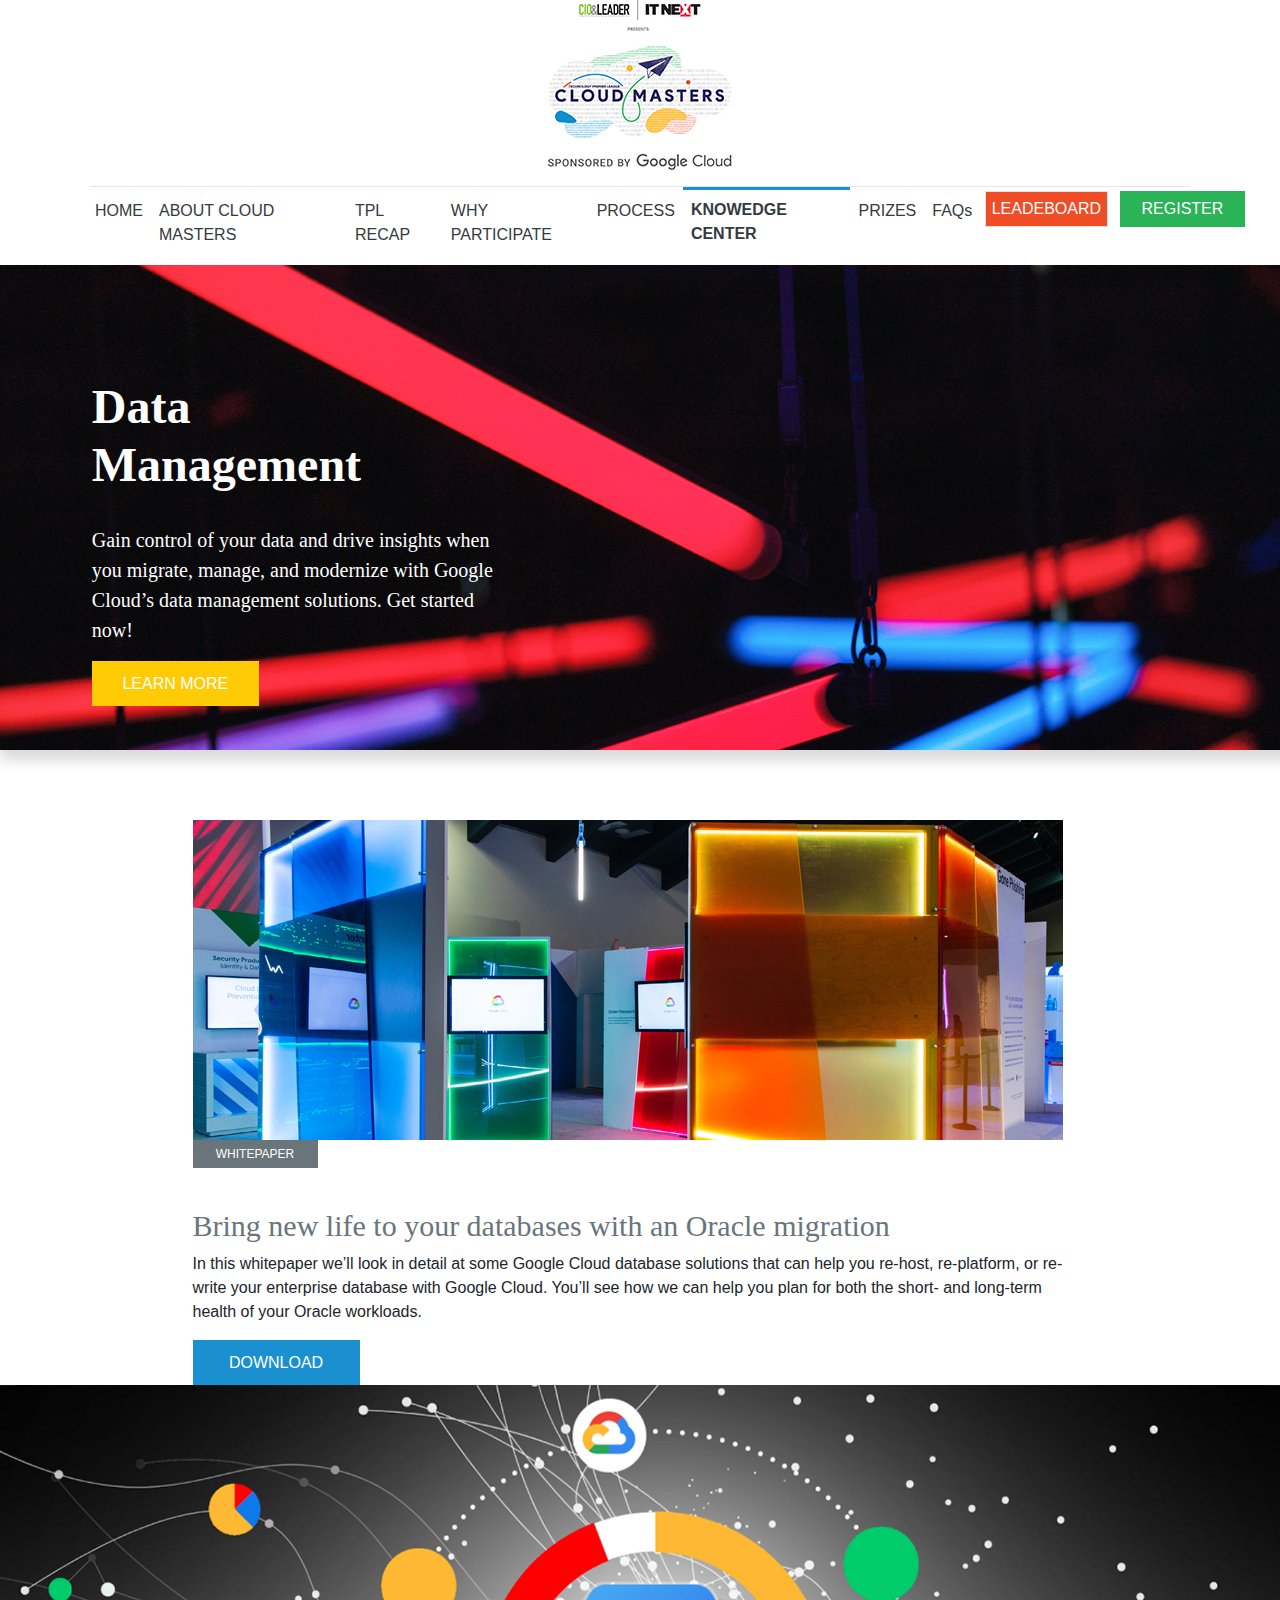
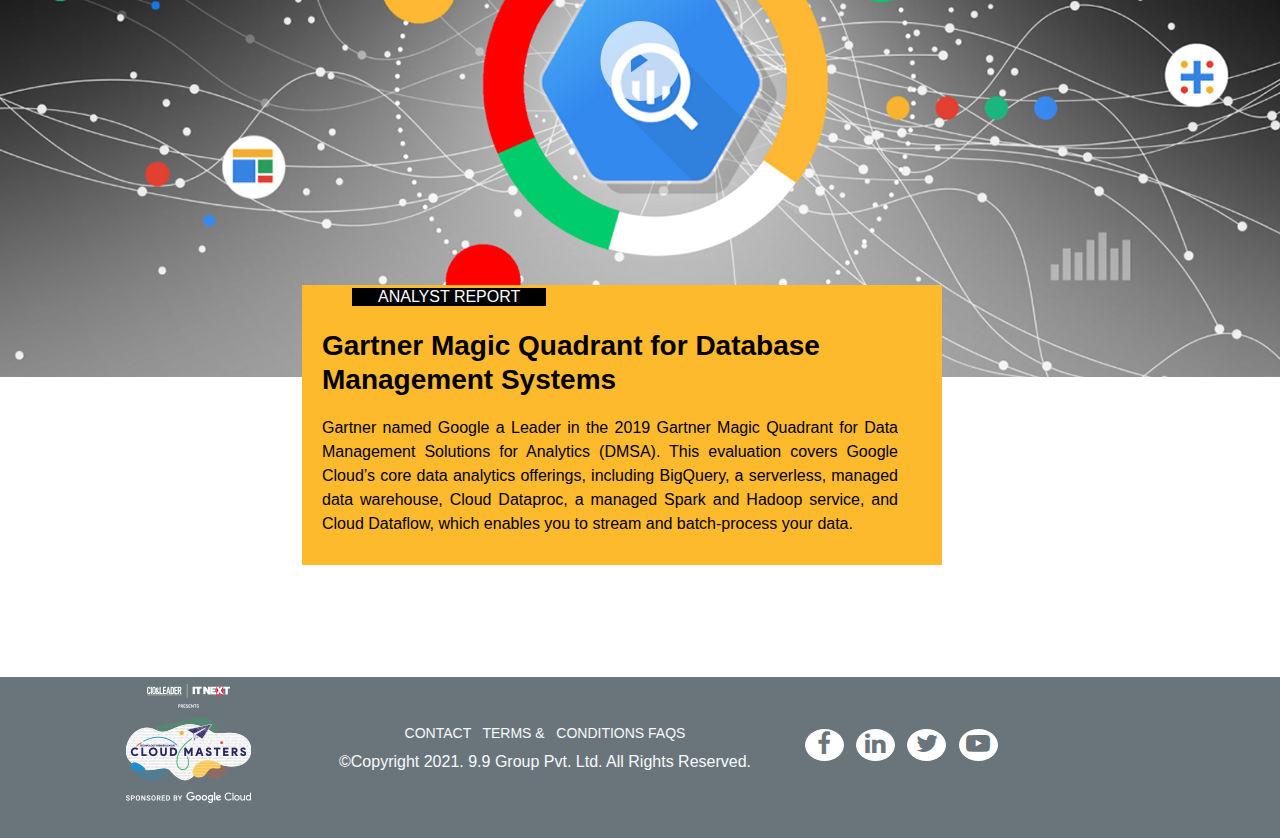
<file: saas-project/index.html>
<!DOCTYPE html>
<html>
<head>
 	<meta name="viewport" content="width=device-width, initial-scale=1.0">
	<link rel="stylesheet" href="scss/main.css"/>
	<link rel="stylesheet" href="scss/bootstrap.min.css"/>
	<link rel="stylesheet" href="https://cdnjs.cloudflare.com/ajax/libs/font-awesome/4.7.0/css/font-awesome.min.css">
	<title>CLOUD MASTERS_Knowledge Center_Data Management</title>
</head>
<body>
	<!---logo start---->
	<div class="container">
		<div class="row justify-content-center">
	   <a href="#">
			<img src="images/logo.png"></a>
		</div>	
	   </div>
	   
	   <hr width="86%" class="mx-auto">
   
   <!----end logo---->
   <!----start navbar---->
<div class="container-fluid">
	<div class="row">
   <nav class="navbar navbar-expand-lg navbar-light menubar">
	 <div class="container-fluid">
	   <button class="navbar-toggler" type="button" data-bs-toggle="collapse" data-bs-target="#navbarNavDropdown" aria-controls="navbarNavDropdown" aria-expanded="false" aria-label="Toggle navigation">
		 <span class="navbar-toggler-icon"></span>
	   </button>
	   <div class="collapse navbar-collapse" id="navbarNavDropdown">
		 <ul class="navbar-nav">
		   <li class="nav-item">
			 <a class="nav-link text-dark " aria-current="page" href="javascript:void(0)">HOME</a>
		   </li>
		   <li class="nav-item">
			 <a class="nav-link text-dark " href="javascript:void(0)">ABOUT CLOUD MASTERS</a>
		   </li>
		   <li class="nav-item">
			 <a class="nav-link text-dark" href="javascript:void(0)">TPL RECAP</a>
		   </li>
			<li class="nav-item">
			 <a class="nav-link text-dark" href="javascript:void(0)">WHY PARTICIPATE</a>
		   </li>
			<li class="nav-item">
			 <a class="nav-link text-dark" href="javascript:void(0)">PROCESS</a>
		   </li>
			<li class="nav-item active" id="border">
			 <a class="nav-link text-dark" href="javascript:void(0)">KNOWEDGE CENTER</a>
			 <span id="border"></span>
		   </li>
		   
			<li class="nav-item">
			 <a class="nav-link text-dark" href="javascript:void(0)">PRIZES</a>
		   </li>
			<li class="nav-item">
			 <a class="nav-link text-dark" href="javascript:void(0)">FAQs</a>
		   </li>&nbsp;
		 <button type="button" class="border">LEADEBOARD</button> &nbsp;  &nbsp;
		 <button type="button" class="border2">REGISTER</button>&nbsp;
		 </ul>
	   </div>
	 </div>
   </nav>
   </div>
   </div>
   <!----end navbar---->
   <!---start slider---->
   <div class="container-fluid banner">
     <div class="row">
	   <div class="col-md-6 slider">
		   	
		<h1>Data<br>Management</h1><br>
		<p>Gain control of your data and drive insights when <br>you migrate, manage, and modernize with Google <br>Cloud’s data management solutions. Get started <br>now!
		</p>
	  <button type="button" class="border3">LEARN MORE</button>
	   </div>	 

	
		
	</div>
</div>
   <!---end slider----->
   <!---start Analyst Report---->
<div class="container video">
    <div class="row mx-auto">
      <div class="col-md-10 mx-auto">
      <img src="images/whitepaper.png" class="img-fluid mt-5">

 <button type="button" id="border4">WHITEPAPER</button>
 <h3 class="">Bring new life to your databases with an Oracle migration</h3> 
 <p class="">In this whitepaper we’ll look in detail at some Google Cloud database solutions that can help you re-host, re-platform, or re-write your enterprise database with Google Cloud. You’ll see how we can help you plan for both the short- and long-term health of your Oracle workloads.</p>
 <button type="button" id="border3">DOWNLOAD</button>
 </div>
</div>
  </div>
  
<!---end Ananyst Report---->
<!---start video3----->
<div class="container-fluid image_report">
	<div class="row">
	  <div class="col-md-12">
	  <div class="image_report">
	   <div class="box2">
		<a href="#" class="border6" class="bg-light">ANALYST REPORT</a>
		<h3>Gartner Magic Quadrant for Database Management Systems</h3>
		<p>Gartner named Google a Leader in the 2019 Gartner Magic Quadrant for Data Management Solutions for Analytics (DMSA). This evaluation covers Google Cloud’s core data analytics offerings, including BigQuery, a serverless, managed data warehouse, Cloud Dataproc, a managed Spark and Hadoop service, and Cloud Dataflow, which enables you to stream and batch-process your data.</p>
		</div>
	   
	 </div>
	  </div>
  <!---end video3------>
  <!--start footer--->  
<footer class="footer">
	<div class="container">
	  <div class="row">
       <div class="col-md-10">
		 <div class="row">
            <div class="col-md-3 text-center">
				<img src="images/footer-logo.png">
		  </div>
		  <div class="col-md-6 my-5">
			<div class="footer-text">
			  <h5 class="text-center text-light">
		   CONTACT &nbsp;  TERMS & &nbsp;  CONDITIONS&nbsp;FAQS
		 </h5>
			</div>      
		 <div class="footer-text2">
		   <p class="text-center text-light">
			©Copyright 2021.  9.9 Group Pvt. Ltd.
		   All Rights Reserved. </p>
		 </div>
		 </div>
		 <div class="col-md-3 my-5 text-center pt-0" id="all_icon">
			<a
		   class="btn btn-link btn-floating btn-lg m-1"
		   href="https://www.facebook.com/"
		   role="button"
		   data-mdb-ripple-color="dark"
		   ><i class="fa fa-facebook-f fa-lg"></i
		 ></a>
		 <!-- Linkedin -->
		 <a
		   class="btn btn-link btn-floating btn-lg m-1"
		   href="https://www.linkedin.com/"
		   role="button"
		   data-mdb-ripple-color="dark"
		   ><i class="fa fa-linkedin fa-lg"></i
		 ></a>
   
		 <!-- Twitter -->
		 <a
		   class="btn btn-link btn-floating btn-lg m-1"
		   href="https://twitter.com/"
		   role="button"
		   data-mdb-ripple-color="dark"
		   ><i class="fa fa-twitter fa-lg"></i
		 ></a>
	   <a
		   class="btn btn-link btn-floating btn-lg m-1"
		   href="https://twitter.com/"
		   role="button"
		   data-mdb-ripple-color="dark"
		   ><i class="fa fa-youtube-play lg fa-lg"></i
		 ></a>
	   </div>   
		 </div>  
	   </div>     
		 
	
	</div>
  </footer>
   <script src="js/jquery-3.5.1.min.js"></script>
   <script src="js/bootstrap.bundle.min.js"></script>
   <script src="js/bootstrap.min.js"></script>
   <script type="text/javascript">
    jQuery(document).ready(function(){ //
    jQuery(".nav-link").click(function(){

   jQuery(".navbar li").each(function(){
        jQuery(this).removeClass("active");
    });

   jQuery(this).parent(".nav-item").addClass("active");
});
  });
</script>
</body>
</html>
</file>
<file: psd -to html-sass-project/scss/main.css>
* {
  margin: 0;
  padding: 0;
  -webkit-box-sizing: border-box;
  box-sizing: border-box;
}

body {
  overflow-x: hidden;
}

.border {
  border: 6px solid #ef4d25;
  background-color: #ef4d25;
  color: #fff;
  height: 36px;
  font-weight: 500;
  width: 134px;
}

.border2 {
  border: 6px solid #2ab357;
  background-color: #2ab357;
  color: #fff;
  height: 36px;
  font-weight: 500;
  width: 134px;
}

.active {
  border-top: 3px solid #1a90d0;
  font-weight: bold;
  margin-top: -4px;
}

.banner {
  background-image: url("../images/banner.png");
  background-repeat: repeat;
  height: 509px;
}

.banner h1 {
  font-family: Open Sans, Regular;
  font-weight: bold;
  color: #fff;
  font-size: 48px;
}

.banner p {
  font-family: Myriad Pro, Semibold;
  color: #fff;
  font-size: 20px;
}

.banner .border3 {
  border: 6px solid #ffcb05;
  background-color: #ffcb05;
  color: #fff;
  height: 45px;
  font-weight: 500;
  width: 167px;
}

.slider {
  margin-top: 9%;
  margin-left: 6%;
}

#border4 {
  background-color: #69757b;
  width: 125px;
  height: 28px;
  border: 1px solid #69757b;
}

#border4 {
  background-color: #69757b;
  color: #fff;
  border: 1px solid #69757b;
  font-weight: 500;
  font-size: 12px;
}

#border3 {
  border: 6px solid #1a90d0;
  background-color: #1a90d0;
  color: #fff;
  height: 45px;
  font-weight: 500;
  width: 167px;
}

.video h3 {
  line-height: 1.2;
  color: #69757b;
  font-family: 'Open Sans',ExtraBold;
  padding: 40px 0px 0px;
  font-size: 30px;
}

.video h3 p {
  color: #69757b;
  font-family: 'Open Sans',Regular;
}

.box2 {
  background: #fcba2c;
  width: 100%;
  height: 148%;
  margin-top: -79px;
  color: black;
}

.box2 h3 {
  margin-top: 20px;
  margin-left: 50px;
  font-weight: bold;
}

.box2 p {
  margin-left: 50px;
  margin-top: 20px;
  font-size: 16px;
}

.border6 {
  background-color: black;
  color: white;
  padding: 0px 26px 1px;
  margin: 26px 50px;
  width: 125px;
  height: 28px;
  font-weight: 500;
}

footer {
  background-color: #6a757b;
  margin-top: 150px;
  width: 1345px;
  height: auto;
}

.footer a, i.fa fa-facebook-f a:hover {
  color: #ffffff;
}

.footer a, i.fa fa-facebook-f {
  background-color: #ffffff;
  border-radius: 50%;
  padding: 0px;
}

.footer a, i.fa fa-facebook-f {
  color: #6a757b;
  width: 39px;
  height: 32px;
  font-size: 18px;
}

.footer h5 {
  font-size: 14px;
}

#navbarNavDropdown {
  margin-top: -2%;
}
/*# sourceMappingURL=main.css.map */
</file>
<file: psdtohtml/css/style.css>
*{
  margin:0;
  padding:0;
  box-sizing:border-box;  	
}

body{
	overflow-x:hidden; 
}
.banner{
	background-image:url("../images/banner.png");
	background-repeat:no-repeat;
	height:509px;
}
.menubar{
   box-shadow:0 10 30px 0 rgba(138,155,165,0.15);
}
.active {
    border-top: 3px solid #1a90d0;
    font-weight: bold;
}
#btn{
	background:#1a90d0;
	color:#fff; 
	border: 2px solid #1a90d0!important;
	width: 169px!important; 
}
#btn, a:hover{
	text-decoration:none; 
}
/*.menubar ul li a{
	font-family: 'Open Sans', sans-serif;
	font-size:14px; 
	color:#636363;  
}*/
.banner h1{
	font-family:Open Sans, Regular;
	font-weight:bold;
    color: #fff;
    font-size:48px; 
}
.banner p{
	font-family:Myriad Pro, Semibold;
    color: #fff;
    font-size:18px;    
}
.slider{
	margin-top: 9%;
    margin-left: 6%;
}
.border{
	border:6px solid #ef4d25!important;
	background-color:#ef4d25;
	color:#fff;
	height:36px;
	font-weight:500;
	width:134px; 
}
.border2{
	border:6px solid #2ab357!important;
	background-color:#2ab357;
	color:#fff;
	height:36px;
	font-weight: 500;
	width:134px; 
}
.border3 {
    border: 6px solid #ffcb05!important;
    background-color: #ffcb05;
    color: #fff;
    height:45px;
    font-weight: 500;
    width: 167px;
}
#border3{
	border: 6px solid #1a90d0!important;
	background-color: #1a90d0;
	color: #fff;
    height:45px;
    font-weight: 500;
    width: 167px;
}
#border4{
    color: #fff;
    font-weight:500;
    font-size:12px;  
}
#border4{
	background-color:#69757b!important;
	width:125px;
	height:28px;
	border:1px solid #69757b;  
}
.video h3{
  line-height: 1.2;
  color:#69757b;
  font-family:'Open Sans',ExtraBold;
  padding: 40px 0px 0px;
}
.video p{
  color:#69757b;
  font-family:'Open Sans',Regular;
}
.box{
	background:#fcba2c;
	width:100%;
	height:auto;
	margin-top:-8%;   
}
.btn {
    background: #69757b!important;
    border: 1px solid #69757b!important;
    color: #fff!important;
    font-weight: 500!important;
    font-size: 12px!important;
    width:125px;
    height:28px;  
}
.btn-dark{
  margin-left:40px;
  margin-top:30px;
  background-color:#000;
}  
.box2{
	background:#2ab357!important;
	width:100%;
	height:auto;
	margin-top:-6%;
	color:#fff; 
}
.box2 h3{
	margin-top:20px; 
	margin-left:50px;
	font-weight:bold; 
}
.box2 p{
	margin-left:50px;
	margin-top:20px;  
}
.box h3{
	margin-top:20px; 
	margin-left:50px;
	font-weight:bold;  
}
.box p{
	margin-left:50px;
	margin-top:20px;  
}
.box3{
	background:#fcba2c; 
	width:100%;
	height:auto;
	margin-top:-9%;  
}
.box3 h3{
	margin-top:20px;
	margin-left:50px;
}
.box3 p{
	margin-left:50px;
	margin-top:20px; 
}
.border5{
	margin-left:50px;
	margin-top:20px; 
    background-color:#000;
    color: #fff;
    width: 167px;
    height: 45px;
    border: 1px solid #000;
    font-weight:500;
    font-size:12px;  
}

.border6{
    background-color: #000;
    color: #fff;
    padding: 0px 26px 1px;
    margin: 26px 50px;
    width: 125px!important;
    height: 28px!important;
} 
.border6,a:hover{
  text-decoration: none;
  color:#ffffff!important; 
}

#row{
	display:flex;
	flex-wrap:wrap;  
}
#Whitepaper3{
	margin-top:5%; 
}
footer{
	background-color:#6a757b;
	margin-top:8%; 
	width:100%;
	height:auto;
	font-style:14px;   	
}
.btn{
	background:#69757b;
	color:#fff;
	border:2px solid #69757b;
	font-weight:500;
	font-size:19px;  
	
}	
.footer a, i.fa fa-facebook-f{
	background-color:#fff!important;
    border-radius: 50%;
    padding:0px;
   
}
.footer a, i.fa fa-facebook-f a:hover{
	color:#6a757b!important;
} 
.footer a, i.fa fa-facebook-f{
	color:#6a757b!important;
	width:39px;
	height:35px; 
		
}
</file>
<file: saas-project/scss/main.css>
*{
  margin: 0;
  padding: 0;
 -webkit-box-sizing:border-box;
  box-sizing: border-box;
}
#navbarNavDropdown{
	margin-top:-20px;
}


.slider{
  margin-left:7%;
}
.border {
  border: 6px solid #ef4d25;
  background-color: #ef4d25;
  color: #fff;
  height: 36px;
  font-weight: 500;
  width: 134px;
}
.border2 {
  border: 6px solid#2ab357;
  background-color:#2ab357;
  color: #fff;
  height: 36px;
  font-weight: 500;
  width:134px;
}
.active {
  border-top: 3px solid #1a90d0;
  font-weight: bold;
  margin-top: -4px;
}
.banner {
  background-image: url("../images/banner.png");
  background-repeat: repeat;
  height: 509px;
}

.banner h1 {
  font-family: Open Sans, Regular;
  font-weight: bold;
  color: #fff;
  font-size: 48px;
}

.banner p {
  font-family: Myriad Pro, Semibold;
  color: #fff;
  font-size: 20px;
}

.banner .border3 {
  border: 6px solid #ffcb05;
  background-color: #ffcb05;
  color: #fff;
  height: 45px;
  font-weight: 500;
  width: 167px;
}

.slider {
  margin-top: 9%;
  margin-left: 6%;
}

#border4 {
  background-color: #69757b;
  width: 125px;
  height: 28px;
  border: 1px solid #69757b;
}

#border4 {
  background-color: #69757b;
  color: #fff;
  border: 1px solid #69757b;
  font-weight: 500;
  font-size: 12px;
}

#border3 {
  border: 6px solid #1a90d0;
  background-color: #1a90d0;
  color: #fff;
  height: 45px;
  font-weight: 500;
  width: 167px;
}

.video h3 {
  line-height: 1.2;
  color: #69757b;
  font-family: 'Open Sans',ExtraBold;
  padding: 40px 0px 0px;
  font-size: 30px;
}

.video h3 p {
  color: #69757b;
  font-family: 'Open Sans',Regular;
}

.box2 {
  background: #fcba2c;
  width:50%;
  height:280px;
  position:absolute;
  color:#000;
  margin-top:500px;
  margin-left:287px;
}
@media(max-width:900px){
  .box2{
  margin-top:454px;
  background-color:#fcba2c;
  margin-left:0px;
  width:100%;
  height:430px;
  }
}

.image_report{
	 background-image:url("../images/Report.png");
	 background-repeat:no-repeat;
	 height:592px;
	 width:100%;
	 background-position:center;
}
.box2 h3 {
  margin-top: 20px;
  margin-left:20px;
  font-weight: bold;
}

.box2 p {
  width:90%;
  margin-left:20px;
  margin-top: 20px;
  font-weight:500;
  overflow:hidden;
  text-align:justify;
  color:#000;

}

.border6 {
  background-color:#000;
  color:#fff;
  padding:0px 26px 1px;
  margin: 26px 50px;
  width: 125px;
  height: 28px;
  font-weight:500;
}

footer {
  background-color: #6a757b;
  margin-top:300px;
  height: auto;
  width:100%;
}

.footer a, i.fa fa-facebook-f a:hover {
  color: #ffffff;
}

.footer a, i.fa fa-facebook-f {
  background-color: #ffffff;
  border-radius: 50%;
  padding: 0px;
}

.footer a, i.fa fa-facebook-f {
  color: #6a757b;
  width: 39px;
  height: 32px;
  font-size: 18px;
}

.footer h5 {
  font-size: 14px;
}

#navbarNavDropdown {
  margin-left:56px;
}
@media(max-width:900px){
    #navbarNavDropdown ul li{
		margin-top:0%!important;
		margin-left:-56px;
		background-color:;
	}	
}
@media(max-width:900px){
	#all_icon{
		margin-top:15px!important;
	}
	
}

/*# sourceMappingURL=main.css.map */
</file>
